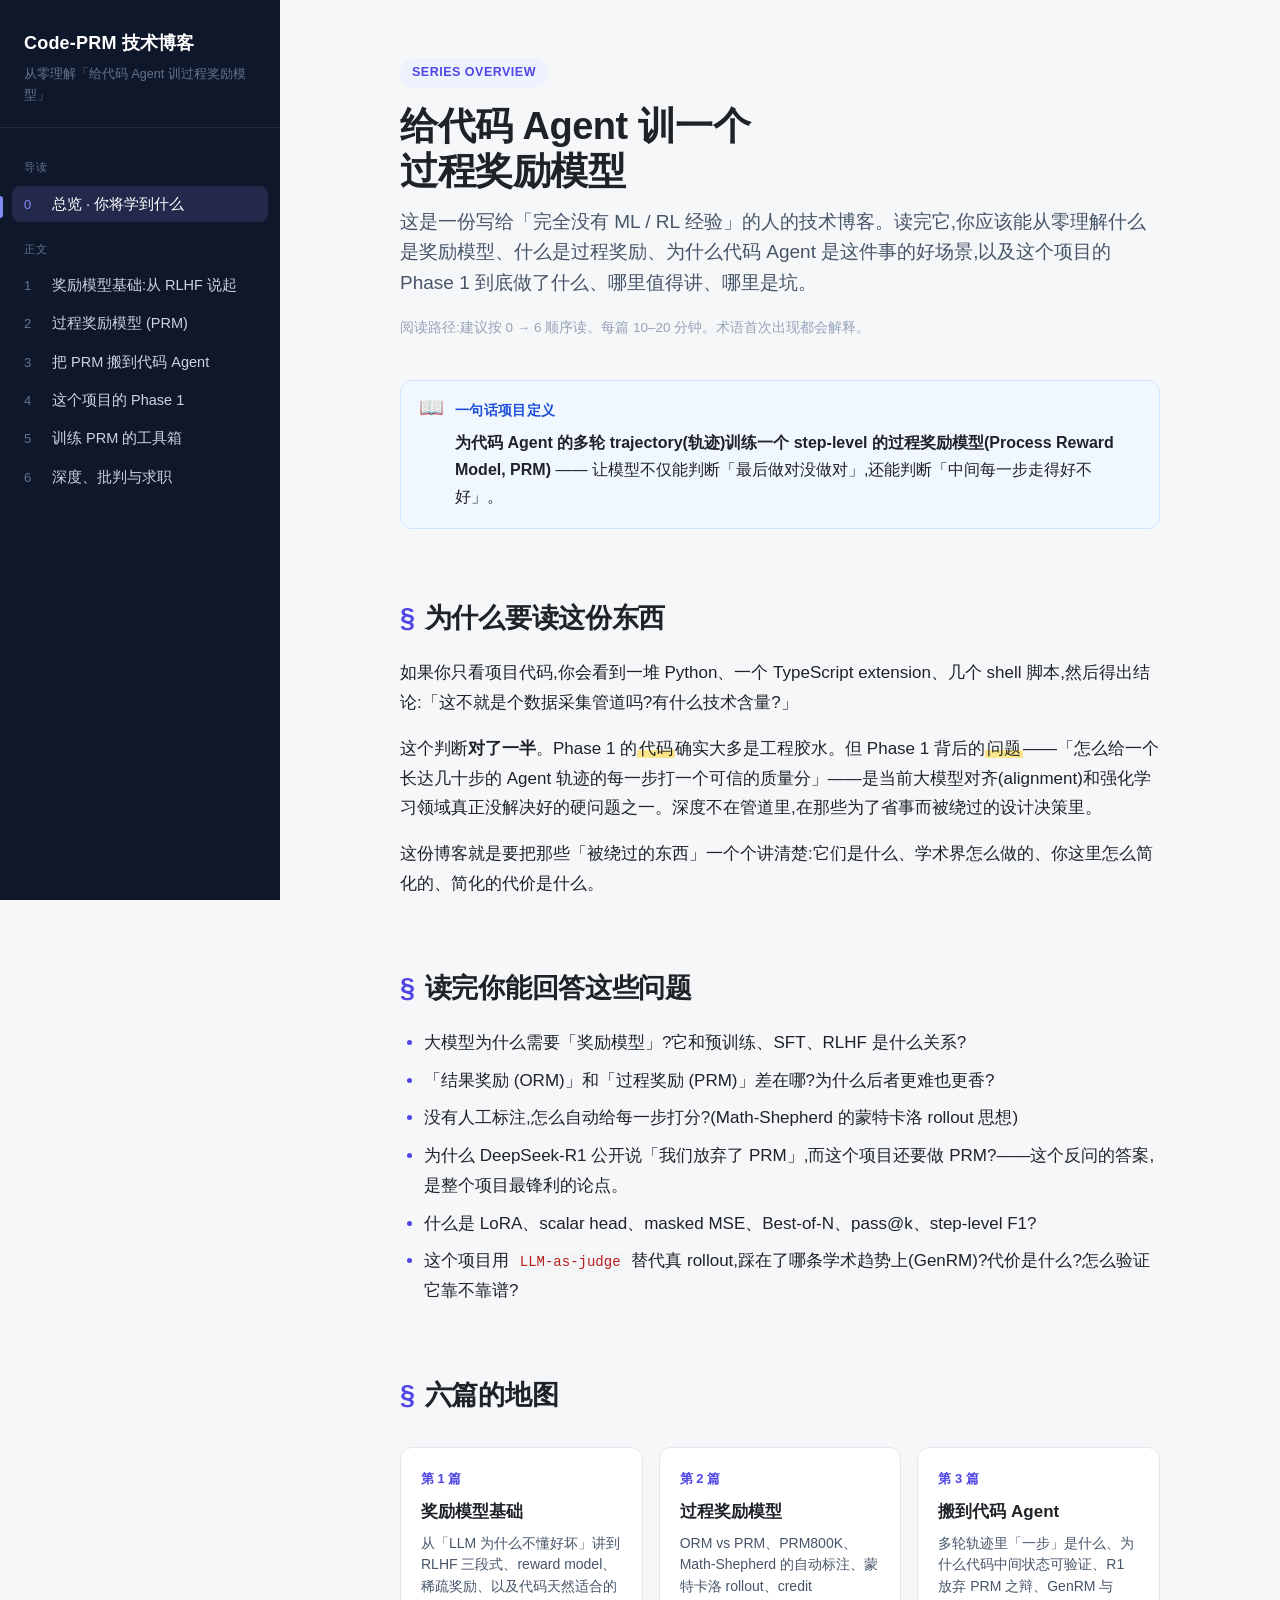
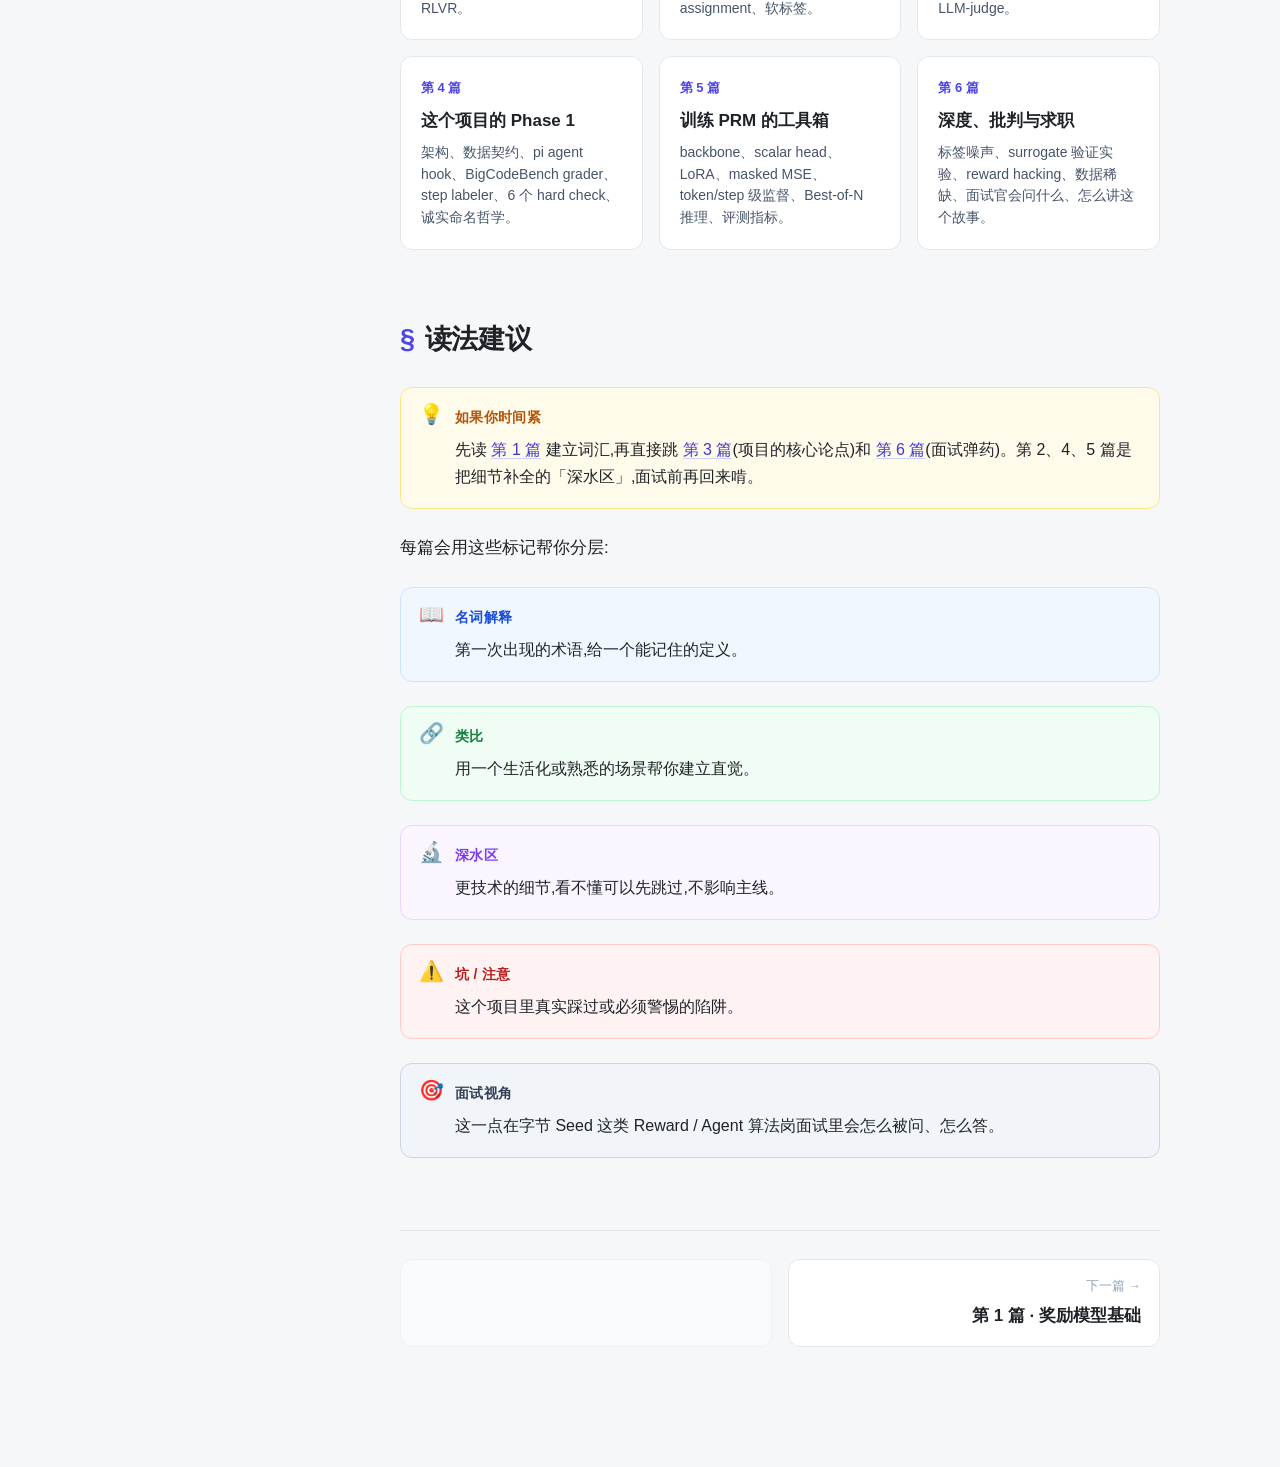
<file: docs/blog/index.html>
<!DOCTYPE html>
<html lang="zh-CN">
<head>
<meta charset="utf-8">
<meta name="viewport" content="width=device-width, initial-scale=1">
<title>Code-PRM 技术博客 · 总览</title>
<link rel="stylesheet" href="style.css">
</head>
<body>
<div class="progress-bar"></div>
<button class="menu-toggle" aria-label="菜单">☰</button>

<aside class="sidebar">
  <div class="brand">
    <div class="title">Code-PRM 技术博客</div>
    <div class="subtitle">从零理解「给代码 Agent 训过程奖励模型」</div>
  </div>
  <nav>
    <div class="nav-section">导读</div>
    <a href="index.html" class="active"><span class="num">0</span><span>总览 · 你将学到什么</span></a>
    <div class="nav-section">正文</div>
    <a href="01-foundations.html"><span class="num">1</span><span>奖励模型基础:从 RLHF 说起</span></a>
    <a href="02-process-reward.html"><span class="num">2</span><span>过程奖励模型 (PRM)</span></a>
    <a href="03-code-agents.html"><span class="num">3</span><span>把 PRM 搬到代码 Agent</span></a>
    <a href="04-this-project.html"><span class="num">4</span><span>这个项目的 Phase 1</span></a>
    <a href="05-ml-toolkit.html"><span class="num">5</span><span>训练 PRM 的工具箱</span></a>
    <a href="06-depth.html"><span class="num">6</span><span>深度、批判与求职</span></a>
  </nav>
</aside>

<main>
<article>
  <header class="page-header">
    <span class="eyebrow">SERIES OVERVIEW</span>
    <h1>给代码 Agent 训一个<br>过程奖励模型</h1>
    <p class="lede">这是一份写给「完全没有 ML / RL 经验」的人的技术博客。读完它,你应该能从零理解什么是奖励模型、什么是过程奖励、为什么代码 Agent 是这件事的好场景,以及这个项目的 Phase 1 到底做了什么、哪里值得讲、哪里是坑。</p>
    <p class="meta">阅读路径:建议按 0 → 6 顺序读。每篇 10–20 分钟。术语首次出现都会解释。</p>
  </header>

  <div class="callout def">
    <span class="c-title">一句话项目定义</span>
    <p><strong>为代码 Agent 的多轮 trajectory(轨迹)训练一个 step-level 的过程奖励模型(Process Reward Model, PRM)</strong> —— 让模型不仅能判断「最后做对没做对」,还能判断「中间每一步走得好不好」。</p>
  </div>

  <h2><span class="h-num">§</span>为什么要读这份东西</h2>
  <p>如果你只看项目代码,你会看到一堆 Python、一个 TypeScript extension、几个 shell 脚本,然后得出结论:「这不就是个数据采集管道吗?有什么技术含量?」</p>
  <p>这个判断<strong>对了一半</strong>。Phase 1 的<em>代码</em>确实大多是工程胶水。但 Phase 1 背后的<em>问题</em>——「怎么给一个长达几十步的 Agent 轨迹的每一步打一个可信的质量分」——是当前大模型对齐(alignment)和强化学习领域真正没解决好的硬问题之一。深度不在管道里,在那些为了省事而被绕过的设计决策里。</p>
  <p>这份博客就是要把那些「被绕过的东西」一个个讲清楚:它们是什么、学术界怎么做的、你这里怎么简化的、简化的代价是什么。</p>

  <h2><span class="h-num">§</span>读完你能回答这些问题</h2>
  <ul>
    <li>大模型为什么需要「奖励模型」?它和预训练、SFT、RLHF 是什么关系?</li>
    <li>「结果奖励 (ORM)」和「过程奖励 (PRM)」差在哪?为什么后者更难也更香?</li>
    <li>没有人工标注,怎么自动给每一步打分?(Math-Shepherd 的蒙特卡洛 rollout 思想)</li>
    <li>为什么 DeepSeek-R1 公开说「我们放弃了 PRM」,而这个项目还要做 PRM?——这个反问的答案,是整个项目最锋利的论点。</li>
    <li>什么是 LoRA、scalar head、masked MSE、Best-of-N、pass@k、step-level F1?</li>
    <li>这个项目用 <code>LLM-as-judge</code> 替代真 rollout,踩在了哪条学术趋势上(GenRM)?代价是什么?怎么验证它靠不靠谱?</li>
  </ul>

  <h2><span class="h-num">§</span>六篇的地图</h2>
  <div class="card-grid">
    <a class="card" href="01-foundations.html">
      <div class="card-num">第 1 篇</div>
      <div class="card-title">奖励模型基础</div>
      <div class="card-desc">从「LLM 为什么不懂好坏」讲到 RLHF 三段式、reward model、稀疏奖励、以及代码天然适合的 RLVR。</div>
    </a>
    <a class="card" href="02-process-reward.html">
      <div class="card-num">第 2 篇</div>
      <div class="card-title">过程奖励模型</div>
      <div class="card-desc">ORM vs PRM、PRM800K、Math-Shepherd 的自动标注、蒙特卡洛 rollout、credit assignment、软标签。</div>
    </a>
    <a class="card" href="03-code-agents.html">
      <div class="card-num">第 3 篇</div>
      <div class="card-title">搬到代码 Agent</div>
      <div class="card-desc">多轮轨迹里「一步」是什么、为什么代码中间状态可验证、R1 放弃 PRM 之辩、GenRM 与 LLM-judge。</div>
    </a>
    <a class="card" href="04-this-project.html">
      <div class="card-num">第 4 篇</div>
      <div class="card-title">这个项目的 Phase 1</div>
      <div class="card-desc">架构、数据契约、pi agent hook、BigCodeBench grader、step labeler、6 个 hard check、诚实命名哲学。</div>
    </a>
    <a class="card" href="05-ml-toolkit.html">
      <div class="card-num">第 5 篇</div>
      <div class="card-title">训练 PRM 的工具箱</div>
      <div class="card-desc">backbone、scalar head、LoRA、masked MSE、token/step 级监督、Best-of-N 推理、评测指标。</div>
    </a>
    <a class="card" href="06-depth.html">
      <div class="card-num">第 6 篇</div>
      <div class="card-title">深度、批判与求职</div>
      <div class="card-desc">标签噪声、surrogate 验证实验、reward hacking、数据稀缺、面试官会问什么、怎么讲这个故事。</div>
    </a>
  </div>

  <h2><span class="h-num">§</span>读法建议</h2>
  <div class="callout insight">
    <span class="c-title">如果你时间紧</span>
    <p>先读 <a href="01-foundations.html">第 1 篇</a> 建立词汇,再直接跳 <a href="03-code-agents.html">第 3 篇</a>(项目的核心论点)和 <a href="06-depth.html">第 6 篇</a>(面试弹药)。第 2、4、5 篇是把细节补全的「深水区」,面试前再回来啃。</p>
  </div>
  <p>每篇会用这些标记帮你分层:</p>
  <div class="callout def"><span class="c-title">名词解释</span><p>第一次出现的术语,给一个能记住的定义。</p></div>
  <div class="callout analogy"><span class="c-title">类比</span><p>用一个生活化或熟悉的场景帮你建立直觉。</p></div>
  <div class="callout deep"><span class="c-title">深水区</span><p>更技术的细节,看不懂可以先跳过,不影响主线。</p></div>
  <div class="callout warn"><span class="c-title">坑 / 注意</span><p>这个项目里真实踩过或必须警惕的陷阱。</p></div>
  <div class="callout interview"><span class="c-title">面试视角</span><p>这一点在字节 Seed 这类 Reward / Agent 算法岗面试里会怎么被问、怎么答。</p></div>

  <nav class="pager">
    <a class="disabled">&nbsp;</a>
    <a class="next" href="01-foundations.html">
      <div class="dir">下一篇 →</div>
      <div class="ttl">第 1 篇 · 奖励模型基础</div>
    </a>
  </nav>
</article>
</main>
<script src="app.js"></script>
</body>
</html>
</file>
<file: docs/blog/style.css>
/* ============================================================
   Code-PRM 技术博客 — 共享样式
   设计目标:长文阅读舒适、信息层级清晰、可在多页间快速切换
   ============================================================ */

:root {
  --bg:            #f6f7f9;
  --content-bg:    #ffffff;
  --sidebar-bg:    #0f172a;
  --sidebar-fg:    #cbd5e1;
  --sidebar-fg-dim:#64748b;
  --sidebar-active:#818cf8;

  --text:          #1f2328;
  --text-soft:     #475569;
  --text-faint:    #94a3b8;
  --border:        #e3e7ec;
  --border-soft:   #eef1f4;

  --accent:        #4f46e5;
  --accent-soft:   #eef2ff;
  --link:          #4338ca;

  --code-bg:       #f4f5f7;
  --code-fg:       #b91c1c;
  --pre-bg:        #0f172a;
  --pre-fg:        #e2e8f0;

  --radius:        12px;
  --radius-sm:     8px;
  --maxw:          760px;

  --serif: "Iowan Old Style", "Apple Garamond", "Source Serif Pro", Georgia, "Times New Roman", serif;
  --sans: -apple-system, BlinkMacSystemFont, "Segoe UI", Roboto, "Helvetica Neue",
          "PingFang SC", "Hiragino Sans GB", "Microsoft YaHei", sans-serif;
  --mono: "SF Mono", "JetBrains Mono", "Fira Code", Menlo, Consolas, monospace;
}

* { box-sizing: border-box; }

html { scroll-behavior: smooth; }

body {
  margin: 0;
  background: var(--bg);
  color: var(--text);
  font-family: var(--sans);
  font-size: 17px;
  line-height: 1.75;
  -webkit-font-smoothing: antialiased;
}

/* ---------- 阅读进度条 ---------- */
.progress-bar {
  position: fixed;
  top: 0; left: 0;
  height: 3px;
  width: 0%;
  background: linear-gradient(90deg, #6366f1, #22d3ee);
  z-index: 100;
  transition: width .1s linear;
}

/* ---------- 侧边栏 ---------- */
.sidebar {
  position: fixed;
  top: 0; left: 0;
  width: 280px;
  height: 100vh;
  background: var(--sidebar-bg);
  color: var(--sidebar-fg);
  overflow-y: auto;
  padding: 28px 0 40px;
  z-index: 50;
}
.sidebar .brand {
  padding: 0 24px 20px;
  border-bottom: 1px solid rgba(255,255,255,.08);
  margin-bottom: 14px;
}
.sidebar .brand .title {
  font-size: 18px;
  font-weight: 700;
  color: #fff;
  letter-spacing: .2px;
}
.sidebar .brand .subtitle {
  font-size: 12.5px;
  color: var(--sidebar-fg-dim);
  margin-top: 4px;
}
.sidebar nav { padding: 0 12px; }
.sidebar .nav-section {
  font-size: 11px;
  text-transform: uppercase;
  letter-spacing: 1px;
  color: var(--sidebar-fg-dim);
  padding: 16px 12px 6px;
}
.sidebar a {
  display: flex;
  align-items: baseline;
  gap: 10px;
  padding: 8px 12px;
  margin: 2px 0;
  border-radius: var(--radius-sm);
  color: var(--sidebar-fg);
  text-decoration: none;
  font-size: 14.5px;
  line-height: 1.4;
  transition: background .15s, color .15s;
}
.sidebar a .num {
  color: var(--sidebar-fg-dim);
  font-variant-numeric: tabular-nums;
  font-size: 13px;
  min-width: 18px;
}
.sidebar a:hover { background: rgba(255,255,255,.06); color: #fff; }
.sidebar a.active {
  background: rgba(129,140,248,.16);
  color: #fff;
}
.sidebar a.active .num { color: var(--sidebar-active); }
.sidebar a.active::before {
  content: "";
  position: absolute;
  left: 0;
  width: 3px; height: 22px;
  margin-top: 2px;
  background: var(--sidebar-active);
  border-radius: 0 3px 3px 0;
}

/* ---------- 主内容 ---------- */
main {
  margin-left: 280px;
  min-height: 100vh;
  padding: 0 40px 120px;
  display: flex;
  justify-content: center;
}
article {
  width: 100%;
  max-width: var(--maxw);
  padding-top: 56px;
}

/* ---------- 页头 ---------- */
.page-header { margin-bottom: 40px; }
.page-header .eyebrow {
  display: inline-block;
  font-size: 12.5px;
  font-weight: 600;
  letter-spacing: .5px;
  color: var(--accent);
  background: var(--accent-soft);
  padding: 4px 12px;
  border-radius: 999px;
  margin-bottom: 16px;
}
.page-header h1 {
  font-size: 38px;
  line-height: 1.2;
  margin: 0 0 12px;
  letter-spacing: -.5px;
}
.page-header .lede {
  font-size: 19px;
  color: var(--text-soft);
  line-height: 1.6;
  margin: 0;
}
.page-header .meta {
  margin-top: 18px;
  font-size: 13.5px;
  color: var(--text-faint);
}

/* ---------- 正文排版 ---------- */
article h2 {
  font-size: 27px;
  margin: 56px 0 16px;
  padding-top: 10px;
  letter-spacing: -.3px;
  scroll-margin-top: 24px;
}
article h2 .h-num {
  color: var(--accent);
  font-weight: 700;
  margin-right: 10px;
}
article h3 {
  font-size: 20px;
  margin: 36px 0 12px;
  scroll-margin-top: 24px;
}
article h4 { font-size: 16.5px; margin: 26px 0 8px; color: var(--text-soft); }

article p { margin: 16px 0; }
article a { color: var(--link); text-decoration: none; border-bottom: 1px solid #c7d2fe; }
article a:hover { border-bottom-color: var(--link); }
article strong { font-weight: 700; }
article em { font-style: normal; background: linear-gradient(transparent 60%, #fde68a 60%); padding: 0 2px; }

article ul, article ol { padding-left: 24px; margin: 16px 0; }
article li { margin: 8px 0; }
article li::marker { color: var(--accent); }

hr {
  border: none;
  border-top: 1px solid var(--border);
  margin: 48px 0;
}

/* ---------- 行内代码 / 代码块 ---------- */
code {
  font-family: var(--mono);
  font-size: 14px;
  background: var(--code-bg);
  color: var(--code-fg);
  padding: 2px 6px;
  border-radius: 5px;
}
pre {
  background: var(--pre-bg);
  color: var(--pre-fg);
  padding: 18px 20px;
  border-radius: var(--radius);
  overflow-x: auto;
  font-size: 13.5px;
  line-height: 1.6;
  margin: 20px 0;
}
pre code {
  background: none;
  color: inherit;
  padding: 0;
  font-size: inherit;
}
pre .c  { color: #64748b; font-style: italic; }   /* comment */
pre .k  { color: #c084fc; }                         /* keyword */
pre .s  { color: #86efac; }                         /* string */
pre .n  { color: #fbbf24; }                         /* number */
pre .f  { color: #60a5fa; }                         /* function/identifier */

/* ---------- callout 卡片 ---------- */
.callout {
  position: relative;
  margin: 24px 0;
  padding: 18px 20px 18px 54px;
  border-radius: var(--radius);
  border: 1px solid var(--border);
  background: var(--content-bg);
  font-size: 16px;
  line-height: 1.7;
}
.callout::before {
  position: absolute;
  left: 18px; top: 16px;
  font-size: 20px;
  line-height: 1;
}
.callout .c-title {
  display: block;
  font-weight: 700;
  margin-bottom: 6px;
  font-size: 14px;
  letter-spacing: .3px;
  text-transform: uppercase;
}
.callout p:first-of-type { margin-top: 0; }
.callout p:last-child { margin-bottom: 0; }

.callout.def     { background: #f0f7ff; border-color: #cfe3ff; }
.callout.def::before { content: "📖"; }
.callout.def .c-title { color: #1d4ed8; }

.callout.insight { background: #fffbeb; border-color: #fde68a; }
.callout.insight::before { content: "💡"; }
.callout.insight .c-title { color: #b45309; }

.callout.warn    { background: #fef2f2; border-color: #fecaca; }
.callout.warn::before { content: "⚠️"; }
.callout.warn .c-title { color: #b91c1c; }

.callout.analogy { background: #f0fdf4; border-color: #bbf7d0; }
.callout.analogy::before { content: "🔗"; }
.callout.analogy .c-title { color: #15803d; }

.callout.deep    { background: #faf5ff; border-color: #e9d5ff; }
.callout.deep::before { content: "🔬"; }
.callout.deep .c-title { color: #7c3aed; }

.callout.interview { background: #f1f5f9; border-color: #cbd5e1; }
.callout.interview::before { content: "🎯"; }
.callout.interview .c-title { color: #334155; }

/* ---------- 表格 ---------- */
.table-wrap { overflow-x: auto; margin: 22px 0; }
table {
  border-collapse: collapse;
  width: 100%;
  font-size: 14.5px;
}
th, td {
  text-align: left;
  padding: 10px 14px;
  border-bottom: 1px solid var(--border);
  vertical-align: top;
}
thead th {
  background: #f8fafc;
  font-weight: 700;
  color: var(--text-soft);
  border-bottom: 2px solid var(--border);
}
tbody tr:hover { background: #fafbfc; }

/* ---------- 引文 / 名词 ---------- */
blockquote {
  margin: 22px 0;
  padding: 4px 0 4px 20px;
  border-left: 3px solid var(--accent);
  color: var(--text-soft);
  font-style: italic;
}
.term { font-weight: 600; color: var(--accent); }

/* ---------- 图示框 ---------- */
.figure {
  margin: 26px 0;
  padding: 20px;
  background: #fcfcfd;
  border: 1px solid var(--border);
  border-radius: var(--radius);
}
.figure pre {
  background: #fff;
  color: var(--text);
  border: 1px dashed var(--border);
  font-size: 12.5px;
}
.figure .caption {
  font-size: 13px;
  color: var(--text-faint);
  text-align: center;
  margin-top: 12px;
}

/* ---------- 参考文献 ---------- */
.refs { font-size: 14.5px; }
.refs li { margin: 12px 0; color: var(--text-soft); }
.refs .authors { color: var(--text); font-weight: 600; }
.refs .venue { color: var(--text-faint); font-style: italic; }

/* ---------- 上/下一页 ---------- */
.pager {
  display: flex;
  gap: 16px;
  margin-top: 72px;
  padding-top: 28px;
  border-top: 1px solid var(--border);
}
.pager a {
  flex: 1;
  border: 1px solid var(--border);
  border-radius: var(--radius);
  padding: 16px 18px;
  text-decoration: none;
  color: var(--text);
  transition: border-color .15s, box-shadow .15s, transform .1s;
  background: var(--content-bg);
}
.pager a:hover {
  border-color: var(--accent);
  box-shadow: 0 4px 16px rgba(79,70,229,.1);
  transform: translateY(-1px);
}
.pager .dir { font-size: 12.5px; color: var(--text-faint); }
.pager .ttl { font-weight: 600; margin-top: 3px; }
.pager a.next { text-align: right; }
.pager a.disabled { opacity: .4; pointer-events: none; }

/* ---------- 卡片网格(首页) ---------- */
.card-grid {
  display: grid;
  grid-template-columns: repeat(auto-fill, minmax(220px, 1fr));
  gap: 16px;
  margin: 28px 0;
}
.card {
  display: block;
  border: 1px solid var(--border);
  border-radius: var(--radius);
  padding: 20px;
  text-decoration: none;
  color: var(--text);
  background: var(--content-bg);
  transition: border-color .15s, box-shadow .15s, transform .1s;
}
.card:hover {
  border-color: var(--accent);
  box-shadow: 0 6px 20px rgba(79,70,229,.1);
  transform: translateY(-2px);
}
.card .card-num {
  font-size: 13px;
  font-weight: 700;
  color: var(--accent);
}
.card .card-title { font-size: 17px; font-weight: 700; margin: 6px 0; }
.card .card-desc { font-size: 14px; color: var(--text-soft); line-height: 1.55; }

/* ---------- 键值小标签 ---------- */
.kbd {
  font-family: var(--mono);
  font-size: 12.5px;
  background: #fff;
  border: 1px solid var(--border);
  border-bottom-width: 2px;
  border-radius: 6px;
  padding: 1px 7px;
}

/* ---------- 移动端菜单按钮 ---------- */
.menu-toggle {
  display: none;
  position: fixed;
  top: 14px; left: 14px;
  z-index: 60;
  background: var(--sidebar-bg);
  color: #fff;
  border: none;
  border-radius: 10px;
  width: 42px; height: 42px;
  font-size: 20px;
  cursor: pointer;
}

@media (max-width: 1024px) {
  .menu-toggle { display: block; }
  .sidebar {
    transform: translateX(-100%);
    transition: transform .25s ease;
    box-shadow: 4px 0 24px rgba(0,0,0,.2);
  }
  .sidebar.open { transform: translateX(0); }
  main { margin-left: 0; padding: 0 20px 100px; }
  article { padding-top: 72px; }
  .page-header h1 { font-size: 30px; }
}

/* 平滑出现 */
article > * { animation: fade .4s ease both; }
@keyframes fade { from { opacity: 0; transform: translateY(6px);} to {opacity:1; transform:none;} }
</file>
